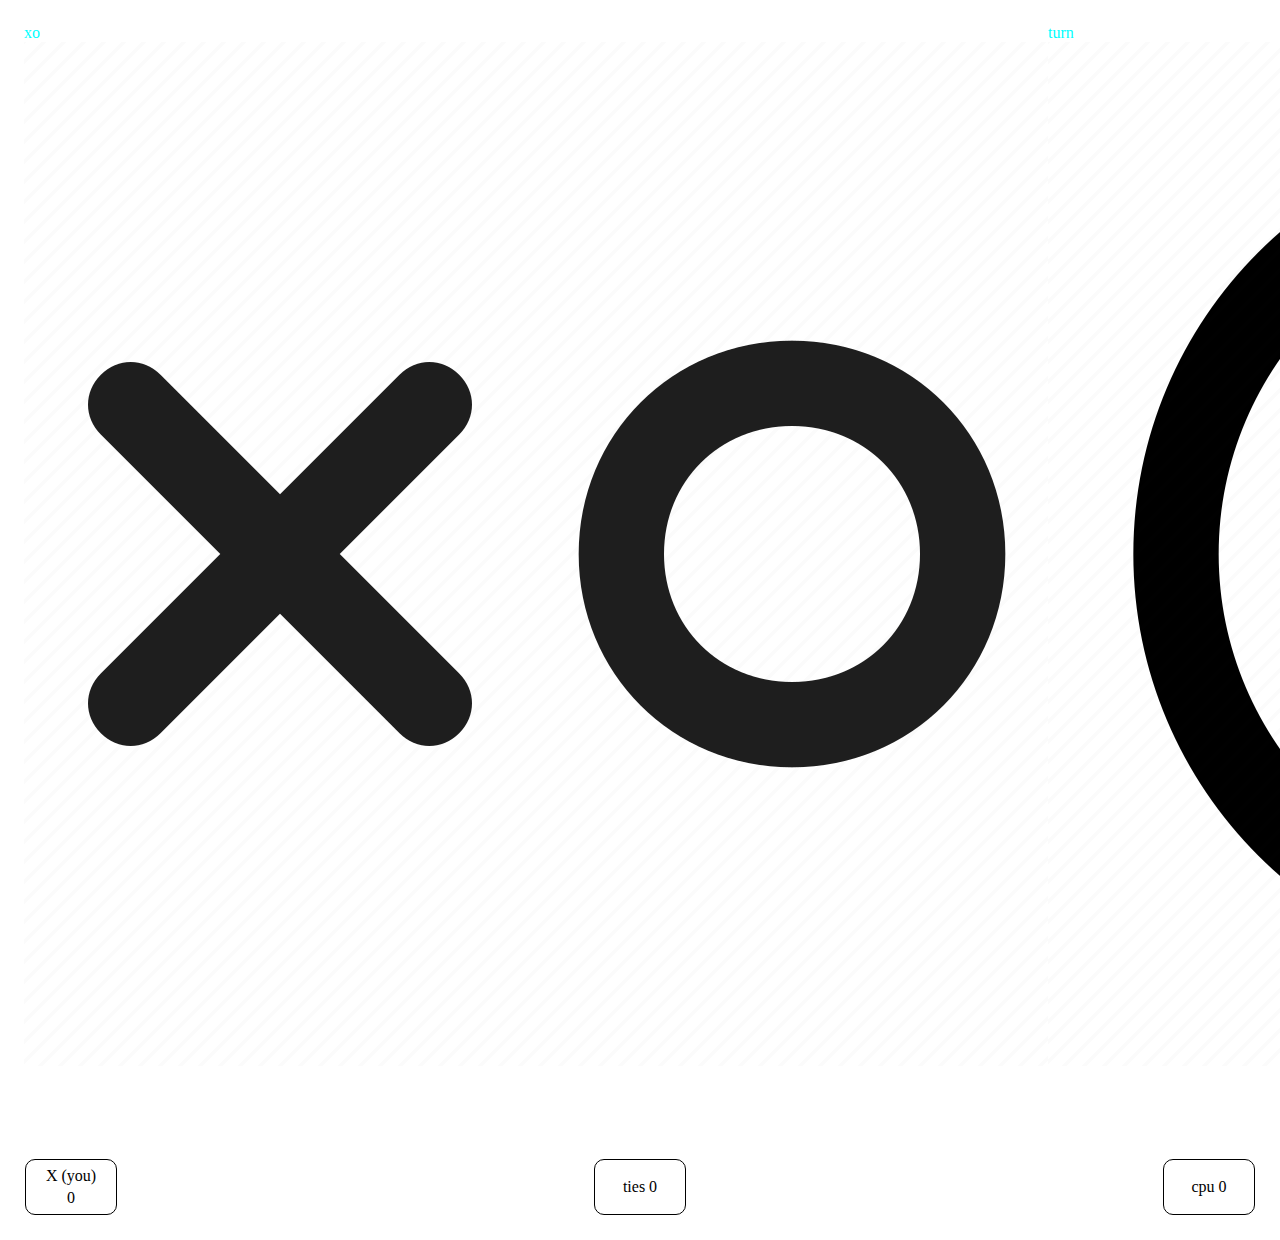
<file: frontend exercise/index.html>
<!DOCTYPE html>
<html>
  <head>
    <meta charset="UTF-8" />
    <meta name="viewport" content="width=device-width, initial-scale=1.0" />
    <title>Document</title>
    <link rel="stylesheet" href="styles.css" />
  </head>
  <body>
    <div class="root">
      <div class="navbar">
        <div>
          xo
          <img src="10319739.png" alt="10319739.png" />
        </div>
        <div>
          turn
          <img src="1723820.png" alt="" />
        </div>
        <div>
          return
          <img src="pngtree-return-icon-image_1344469.jpg" alt="" />
        </div>
      </div>
      <div class="grid">
        <div class="grid-items"></div>
        <div class="grid-items"></div>
        <div class="grid-items"></div>
        <div class="grid-items"></div>
        <div class="grid-items"></div>
        <div class="grid-items"></div>
        <div class="grid-items"></div>
        <div class="grid-items"></div>
        <div class="grid-items"></div>
      </div>
      <div class="footer">
        <div class="footer-item">
          <div>X (you)</div>
          <div>0</div>
        </div>
        <div class="footer-item">ties 0</div>
        <div class="footer-item">cpu 0</div>
      </div>
    </div>
  </body>
  <script src="script.js"></script>
</html>
</file>
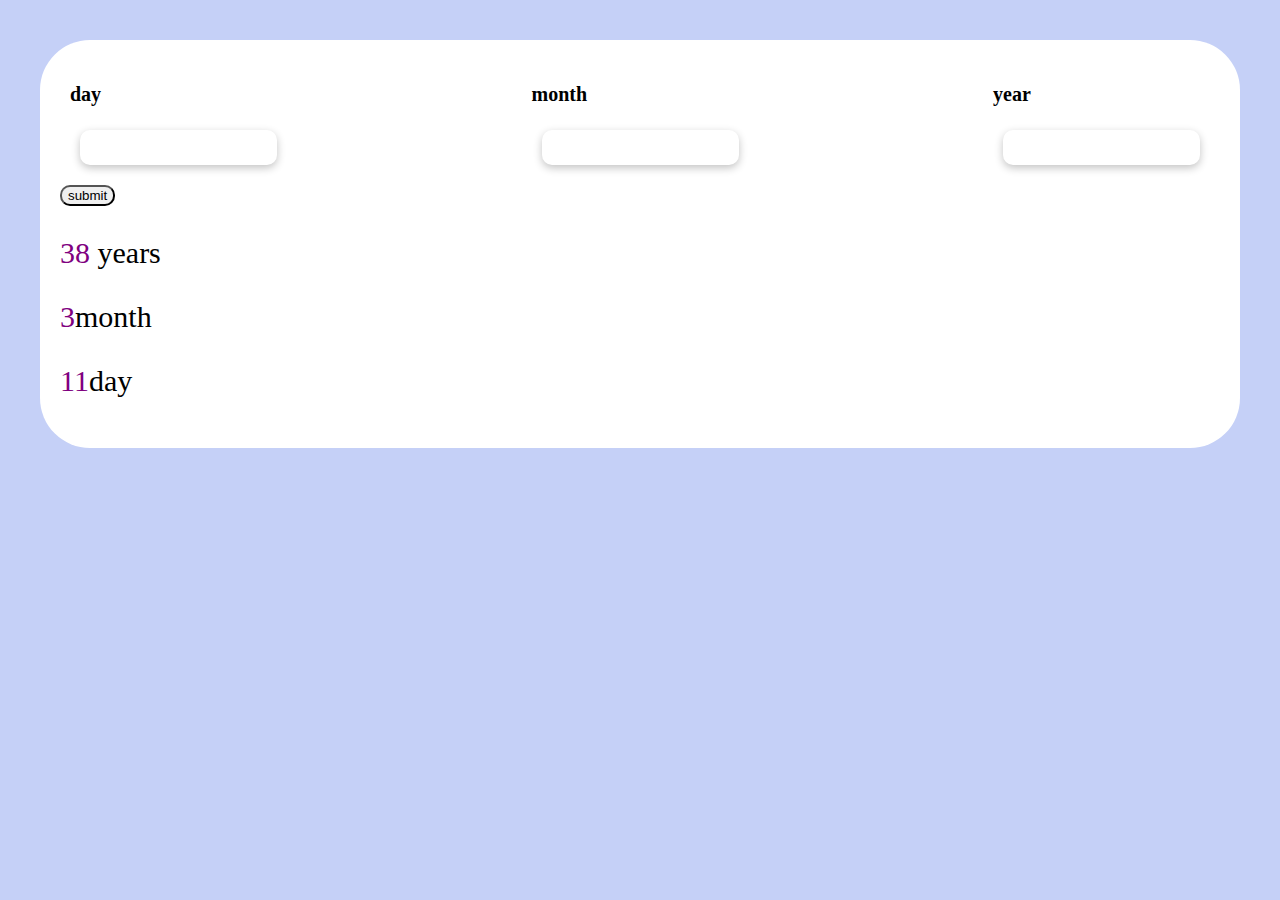
<file: NEW PROJECT JS/index.html>
<!DOCTYPE html>
<html lang="en">
  <head>
    <meta charset="UTF-8" />
    <meta name="viewport" content="width=device-width, initial-scale=1.0" />
    <title>Document</title>
    <link rel="stylesheet" href="styles.css" />
  </head>
  <body>
    <div class="root">
      <div class="first-of-all">
        <div>
          <h1>day</h1>
          <input type="number" id="day-input" />
        </div>
        <div>
          <h1>month</h1>
          <input type="number" id="month-input" />
        </div>
        <div>
          <h1>year</h1>
          <input type="number" id="year-input" />
        </div>
      </div>
      <div class="beetwen">
        <button id="button">submit</button>
      </div>
      <div class="righting">
        <p><span class="numyear" id="year">38 </span>years</p>
        <p><span class="numyear" id="month"> 3</span>month</p>
        <p><span class="numyear" id="day">11</span>day</p>
      </div>
    </div>
  </body>
  <script src="script.js"></script>
</html>
</file>
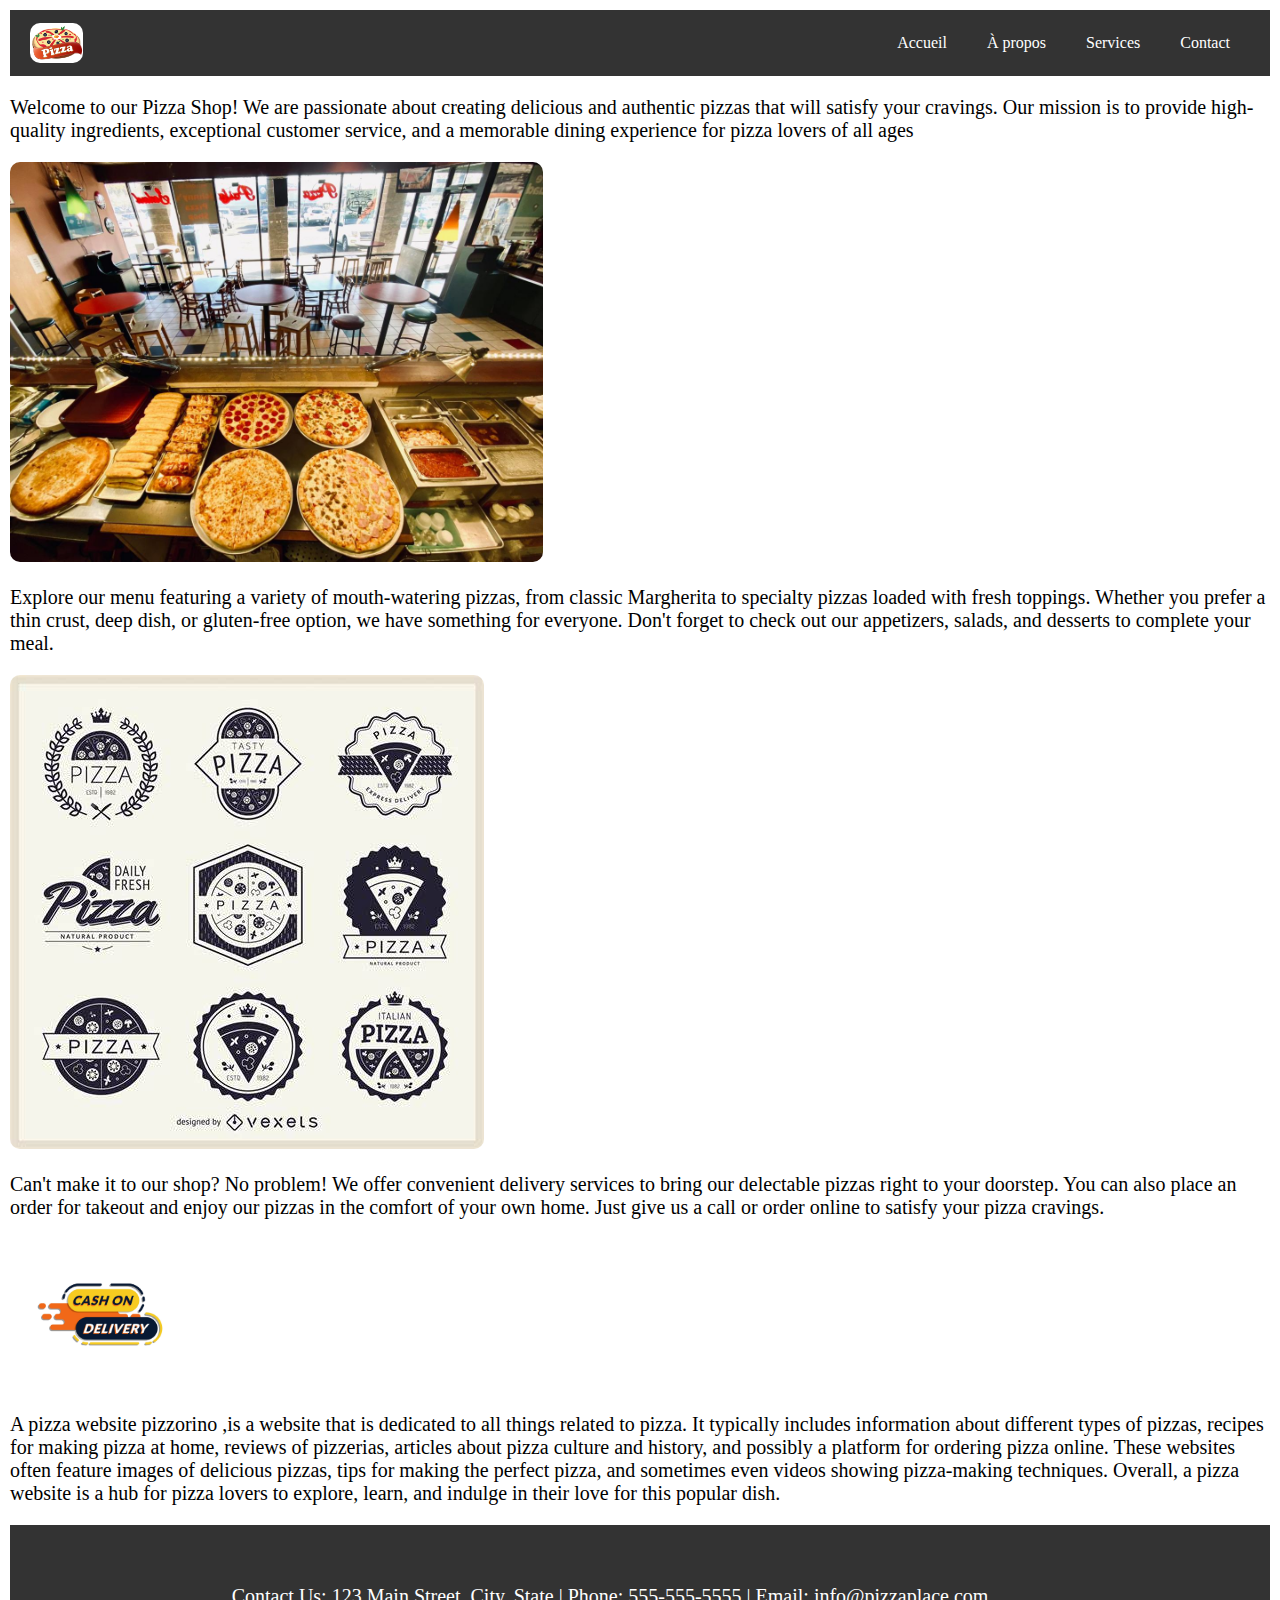
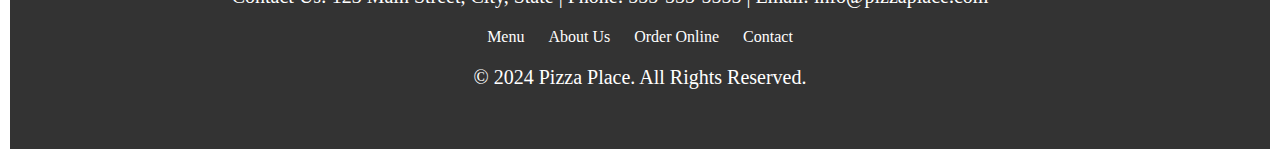
<file: pizzorino_website/index.html>
<!DOCTYPE html>
<html lang="en">
  <head>
    <meta charset="UTF-8" />
    <meta name="viewport" content="width=device-width, initial-scale=1.0" />
    <title>Document</title>
    <link rel="stylesheet" href="styles.css" />
  </head>

  <body>
    <nav>
      <img class="logo" src="R.png" alt="R.png" />
      <ul>
        <li><a href="#">Accueil</a></li>
        <li><a href="#">À propos</a></li>
        <li><a href="#">Services</a></li>
        <li><a href="#">Contact</a></li>
      </ul>
    </nav>
    <section class="3">
      <div class="introduction-to-the-magazine">
        <p>
          Welcome to our Pizza Shop! We are passionate about creating delicious
          and authentic pizzas that will satisfy your cravings. Our mission is
          to provide high-quality ingredients, exceptional customer service, and
          a memorable dining experience for pizza lovers of all ages
        </p>
        <img src="R.jpg" alt="OIP" class="first" />
        <p>
          Explore our menu featuring a variety of mouth-watering pizzas, from
          classic Margherita to specialty pizzas loaded with fresh toppings.
          Whether you prefer a thin crust, deep dish, or gluten-free option, we
          have something for everyone. Don't forget to check out our appetizers,
          salads, and desserts to complete your meal.
        </p>
        <img src="OIP.jpg" alt="" />
        <p>
          Can't make it to our shop? No problem! We offer convenient delivery
          services to bring our delectable pizzas right to your doorstep. You
          can also place an order for takeout and enjoy our pizzas in the
          comfort of your own home. Just give us a call or order online to
          satisfy your pizza cravings.
        </p>
        <img src="rrr.jpg" alt="" class="delivery" />
      </div>

      <p class="description">
        A pizza website pizzorino ,is a website that is dedicated to all things
        related to pizza. It typically includes information about different
        types of pizzas, recipes for making pizza at home, reviews of pizzerias,
        articles about pizza culture and history, and possibly a platform for
        ordering pizza online. These websites often feature images of delicious
        pizzas, tips for making the perfect pizza, and sometimes even videos
        showing pizza-making techniques. Overall, a pizza website is a hub for
        pizza lovers to explore, learn, and indulge in their love for this
        popular dish.
      </p>
    </section>

    <footer class="footer">
      <footer>
        <div class="footer-content">
          <div class="contact-info">
            <p>
              Contact Us: 123 Main Street, City, State | Phone: 555-555-5555 |
              Email: info@pizzaplace.com
            </p>
          </div>
          <div class="social-media">
            <a href="https://www.facebook.com/pizzaplace"
              ><i class="fab fa-facebook"></i
            ></a>
            <a href="https://www.twitter.com/pizzaplace"
              ><i class="fab fa-twitter"></i
            ></a>
            <a href="https://www.instagram.com/pizzaplace"
              ><i class="fab fa-instagram"></i
            ></a>
          </div>
        </div>
        <div class="footer-links">
          <a href="menu.html">Menu</a>
          <a href="about.html">About Us</a>
          <a href="order-online.html">Order Online</a>
          <a href="contact.html">Contact</a>
        </div>
        <div class="copyright">
          <p>&copy; 2024 Pizza Place. All Rights Reserved.</p>
        </div>
      </footer>
    </footer>
  </body>
</html>
</file>
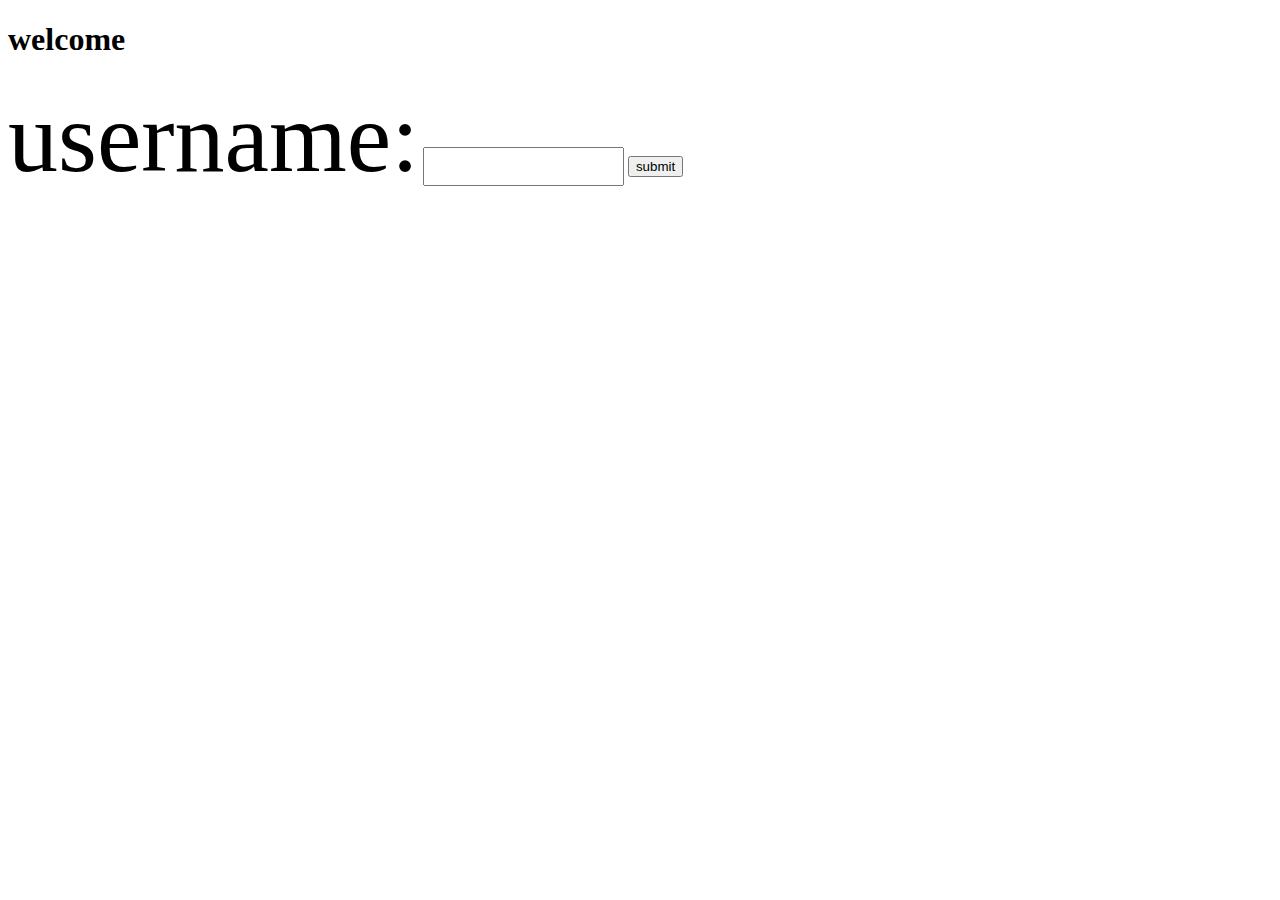
<file: js  introduction/ndex.html>
<!DOCTYPE html>
<html lang="en">
  <head>
    <meta charset="UTF-8" />
    <meta name="viewport" content="width=device-width, initial-scale=1.0" />
    <title>Document</title>
    <link rel="stylesheet" type="text/css" href="styles.css" />
  </head>
  <body>
    <h1 id="myh1">welcome</h1>
    <label> username:</label>
    <input id="mytext" type="text" />
    <button id="my-submit">submit</button>
  </body>
  <script src="challenge-one.js"></script>
</html>
</file>
<file: frontend exercise/styles.css>
body {
  margin: 0;
}
.root {
  padding: 24px;
}
.grid {
  display: grid;
  grid-template-columns: auto auto auto;
  gap: 24px;
}
.grid-item {
  border: 1px solid #000;
  border-radius: 10px;
  padding: 30px;
  height: 30px;
  text-align: center;
  cursor: pointer;
}
.footer {
  display: flex;
  justify-content: space-between;
  margin-top: 20px;
}
.footer-item {
  border: 1px solid #000;
  display: flex;
  flex-direction: column;
  justify-content: center;
  align-items: center;
  border-radius: 10px;
  margin: 1px;
  padding: 5px 15px;
  width: 60px;
  text-align: center;
  cursor: pointer;
}
.footer-item > div {
  margin: 2px 0;
}
.navbar {
  display: flex;
  flex-direction: row;
  justify-content: space-between;
  margin-bottom: 20px;
  color: aqua;
}
</file>
<file: NEW PROJECT JS/styles.css>
body {
  margin: 0%;
  background-color: rgb(197, 208, 247);
}

.root {
  background-color: white;
  margin: 40px;
  padding: 20px;
  border-radius: 50px;
}
.beetwen {
  display: flex;
  flex-direction: row;
}
button {
  border-radius: 10px;
}

.first-of-all {
  justify-content: space-between;
  padding: 10px;

  display: flex;
  flex-direction: row;
  font-size: 10px;
}
h1 {
  display: flex;
  flex-direction: column;
}
input {
  border-radius: 10px;
  border: none;
  margin: 10px;
  padding: 10px;
  box-shadow: rgba(0, 0, 0, 0.24) 0px 3px 8px;
}
.righting {
  font-size: 50px;
}
p {
  font-size: 30px;
}
.numyear {
  color: purple;
}
</file>
<file: pizzorino_website/styles.css>
body {
  margin: 0px;
  padding: 10px;
  background-color: #fff;
  box-shadow: rgba(6, 24, 44, 0.4) 0px 0px 0px 2px,
    rgba(6, 24, 44, 0.65) 0px 4px 6px -1px,
    rgba(255, 255, 255, 0.08) 0px 1px 0px inset;
}

nav {
  background-color: #333;
  display: flex;
  justify-content: space-between;
  align-items: center;
  padding: 10px 20px;
}

nav ul {
  list-style-type: none;
  display: flex;
  margin: 0;
  padding: 0;
  overflow: auto;
}
P {
  font-size: 20px;
}
.logo {
  height: 40px;
}
.first {
  height: 400px;
}
.delivery {
  height: 150px;
}
.3 {
  padding: 1000px;
  margin: 100px;
}
footer {
  background-color: #333;
  color: #fff;
  padding: 20px;
  text-align: center;
}

.footer-content {
  display: flex;
  justify-content: space-between;
  align-items: center;
}

.contact-info {
  flex: 1;
}

.social-media a {
  color: #fff;
  margin: 0 10px;
}

.footer-links a {
  color: #fff;
  text-decoration: none;
  margin: 0 10px;
}

.footer-links a:hover {
  text-decoration: underline;
}

.copyright {
  margin-top: 20px;
}

nav li {
  float: left;
}

nav a {
  display: block;
  color: white;
  text-align: center;
  padding: 14px 20px;
  text-decoration: none;
}

nav a:hover {
  background-color: #555;
}
img {
  border-radius: 10px;
}
</file>
<file: js  introduction/styles.css>
label {
  font-size: 100px;

}
*mytext {
  margin: 10px;
  padding: 100px;
  width: 10px;
}
input{
    padding:10px;
}
</file>
